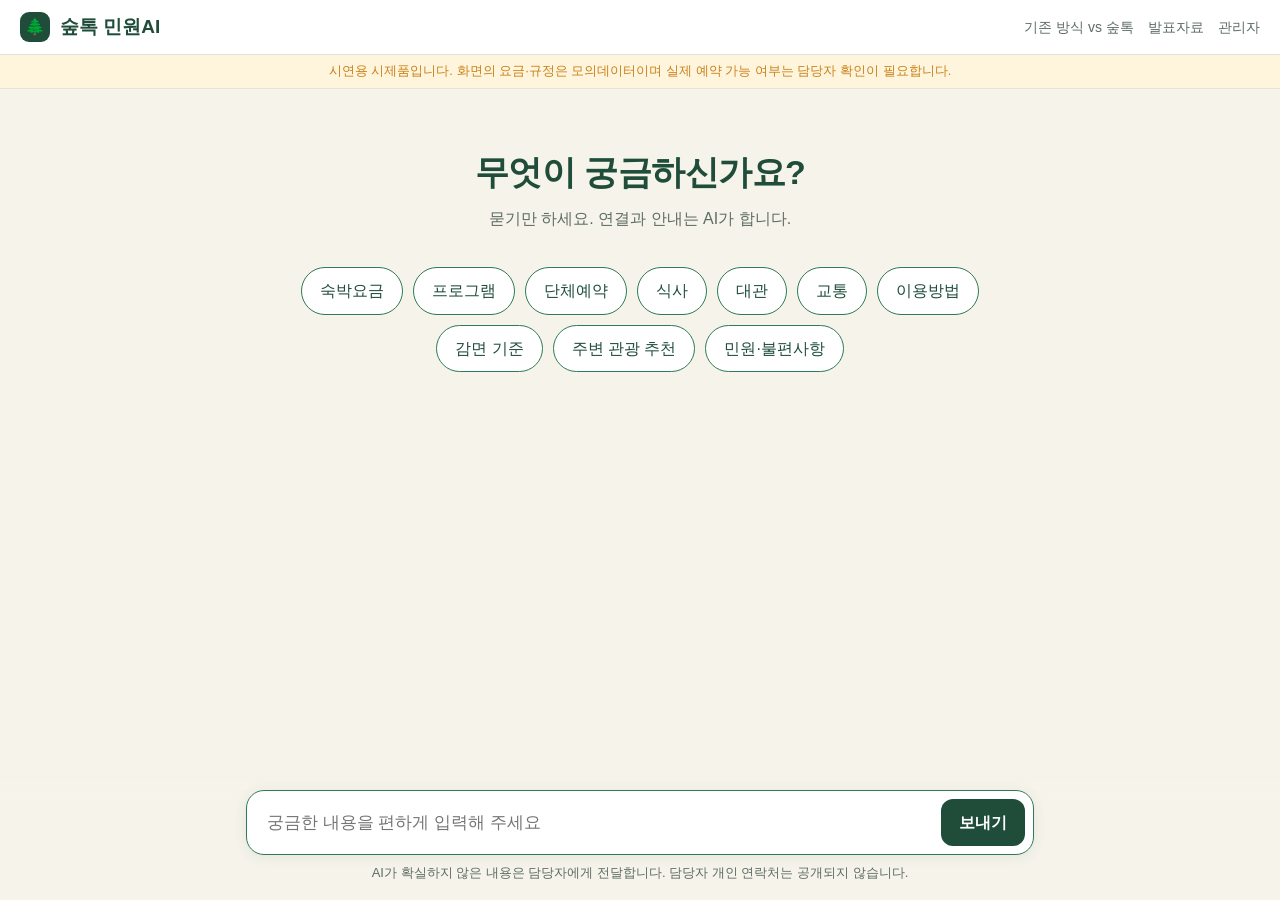
<file: index.html>
<!doctype html>
<html lang="ko"><head><meta charset="utf-8"><meta name="viewport" content="width=device-width,initial-scale=1">
<title>숲톡 민원AI</title><link rel="stylesheet" href="style.css"></head>
<body>
<header class="top"><a class="brand" href="./"><i>🌲</i>숲톡 민원AI</a><nav><a href="compare.html">기존 방식 vs 숲톡</a><a href="deck.html">발표자료</a><a href="admin.html">관리자</a></nav></header>
<div class="mock">시연용 시제품입니다. 화면의 요금·규정은 모의데이터이며 실제 예약 가능 여부는 담당자 확인이 필요합니다.</div>
<main class="wrap">
  <section class="hero" id="hero"><h1>무엇이 궁금하신가요?</h1><p>묻기만 하세요. 연결과 안내는 AI가 합니다.</p></section>
  <div class="home-chips" id="homeChips"></div>
  <div class="chat" id="chat" aria-live="polite"></div>
</main>
<div class="composer"><div class="wrap"><div class="quickbar" id="quickBar" aria-label="주요 질문 카테고리"></div><form id="form" autocomplete="off"><input id="msg" type="text" placeholder="궁금한 내용을 편하게 입력해 주세요" aria-label="질문 입력" maxlength="500"><button class="btn" type="submit">보내기</button></form>
<div class="hint">AI가 확실하지 않은 내용은 담당자에게 전달합니다. 담당자 개인 연락처는 공개되지 않습니다.</div></div></div>
<script src="bridge.js"></script><script src="app.js"></script></body></html>
</file>
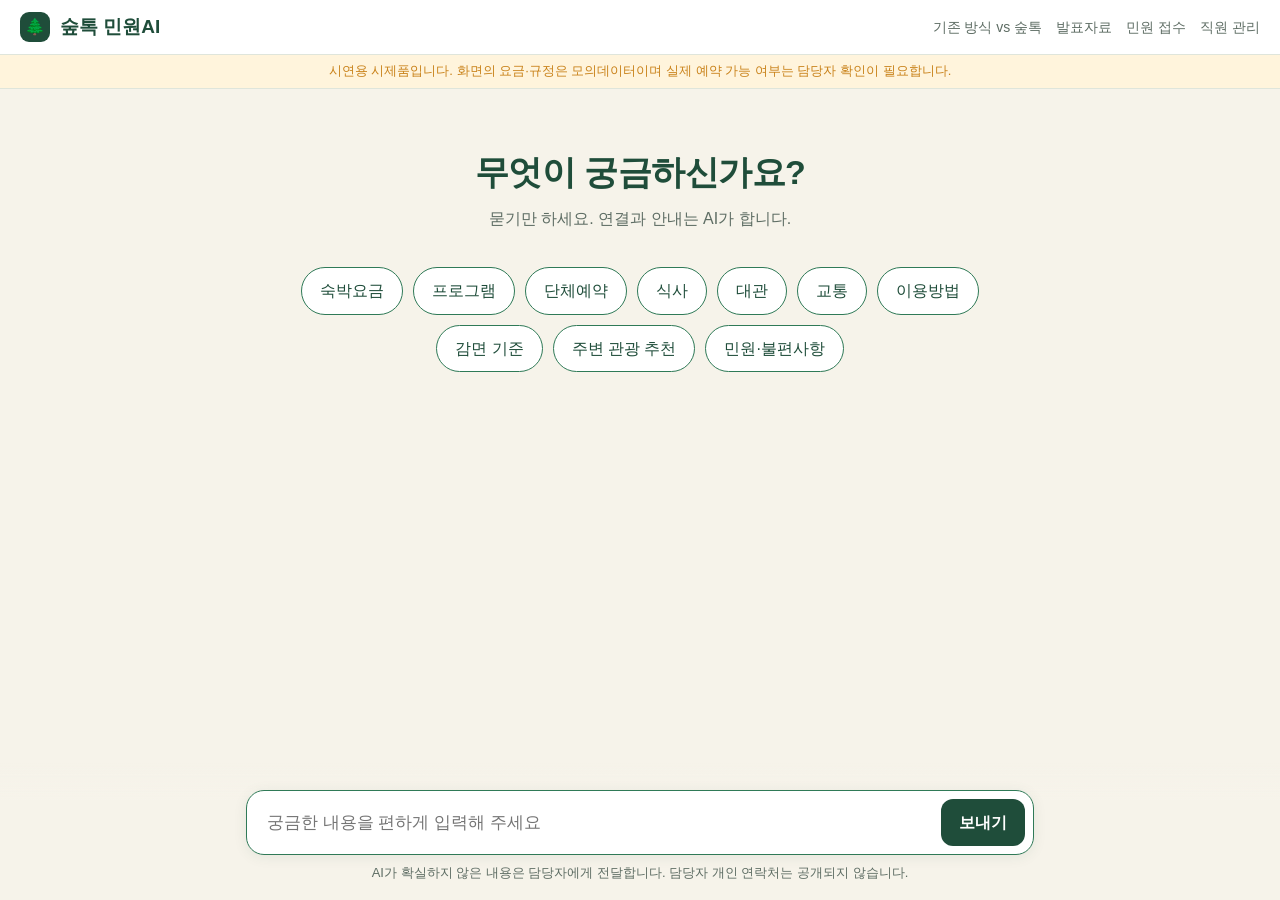
<file: sumtalk_pages/index.html>
<!doctype html>
<html lang="ko"><head><meta charset="utf-8"><meta name="viewport" content="width=device-width,initial-scale=1">
<title>숲톡 민원AI</title><link rel="stylesheet" href="style.css"></head>
<body>
<header class="top"><a class="brand" href="./"><i>🌲</i>숲톡 민원AI</a><nav><a href="compare.html">기존 방식 vs 숲톡</a><a href="deck.html">발표자료</a><a href="complaint.html">민원 접수</a><a href="admin.html">직원 관리</a></nav></header>
<div class="mock">시연용 시제품입니다. 화면의 요금·규정은 모의데이터이며 실제 예약 가능 여부는 담당자 확인이 필요합니다.</div>
<main class="wrap">
  <section class="hero" id="hero"><h1>무엇이 궁금하신가요?</h1><p>묻기만 하세요. 연결과 안내는 AI가 합니다.</p></section>
  <div class="home-chips" id="homeChips"></div>
  <div class="chat" id="chat" aria-live="polite"></div>
</main>
<div class="composer"><div class="wrap"><div class="quickbar" id="quickBar" aria-label="주요 질문 카테고리"></div><form id="form" autocomplete="off"><input id="msg" type="text" placeholder="궁금한 내용을 편하게 입력해 주세요" aria-label="질문 입력" maxlength="500"><button class="btn" type="submit">보내기</button></form>
<div class="hint">AI가 확실하지 않은 내용은 담당자에게 전달합니다. 담당자 개인 연락처는 공개되지 않습니다.</div></div></div>
<script src="config.js"></script><script src="bridge.js"></script><script src="app.js"></script></body></html>
</file>
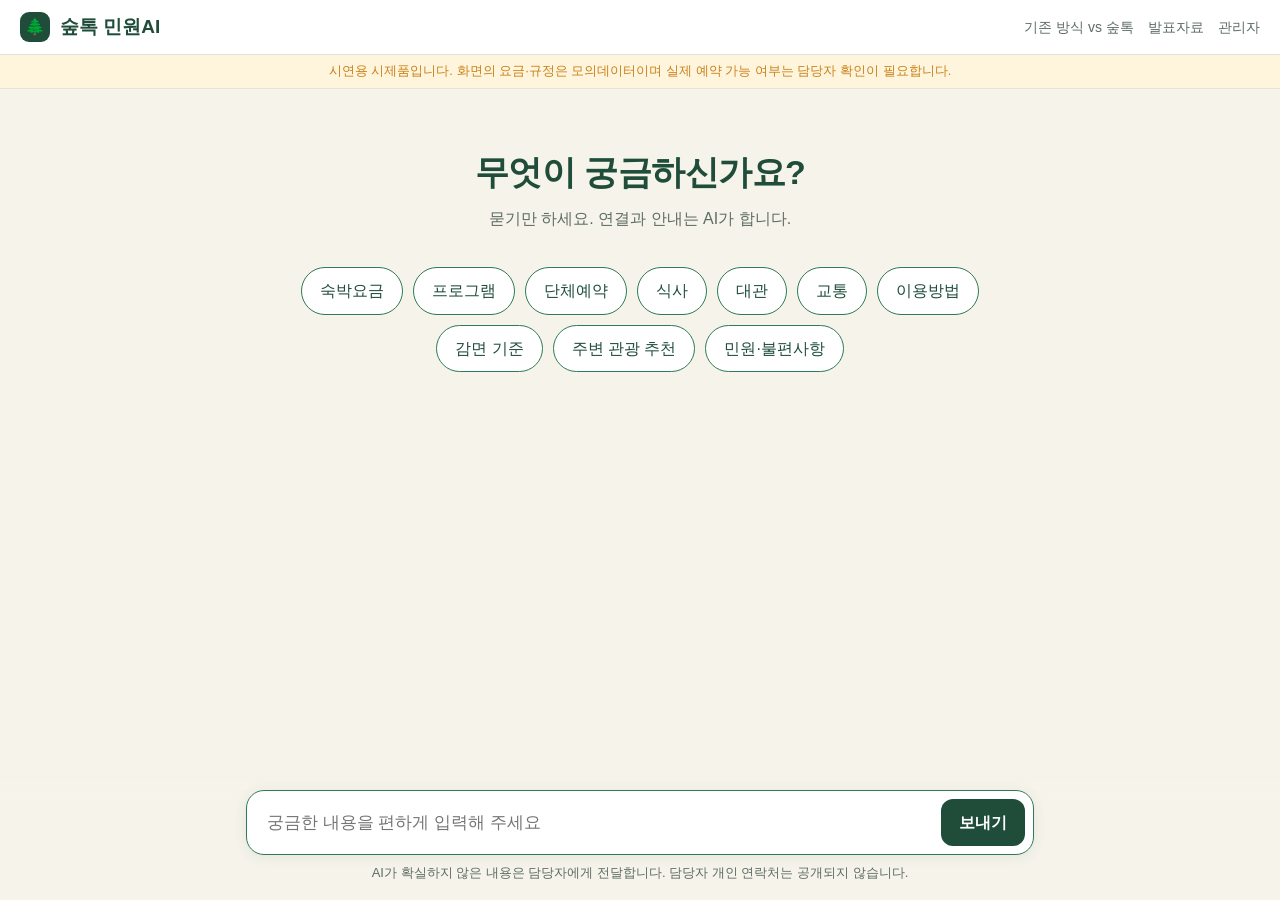
<file: sumtalk_GitHub최종/sumtalk_pages/index.html>
<!doctype html>
<html lang="ko"><head><meta charset="utf-8"><meta name="viewport" content="width=device-width,initial-scale=1">
<title>숲톡 민원AI</title><link rel="stylesheet" href="style.css"></head>
<body>
<header class="top"><a class="brand" href="./"><i>🌲</i>숲톡 민원AI</a><nav><a href="compare.html">기존 방식 vs 숲톡</a><a href="deck.html">발표자료</a><a href="admin.html">관리자</a></nav></header>
<div class="mock">시연용 시제품입니다. 화면의 요금·규정은 모의데이터이며 실제 예약 가능 여부는 담당자 확인이 필요합니다.</div>
<main class="wrap">
  <section class="hero" id="hero"><h1>무엇이 궁금하신가요?</h1><p>묻기만 하세요. 연결과 안내는 AI가 합니다.</p></section>
  <div class="home-chips" id="homeChips"></div>
  <div class="chat" id="chat" aria-live="polite"></div>
</main>
<div class="composer"><div class="wrap"><div class="quickbar" id="quickBar" aria-label="주요 질문 카테고리"></div><form id="form" autocomplete="off"><input id="msg" type="text" placeholder="궁금한 내용을 편하게 입력해 주세요" aria-label="질문 입력" maxlength="500"><button class="btn" type="submit">보내기</button></form>
<div class="hint">AI가 확실하지 않은 내용은 담당자에게 전달합니다. 담당자 개인 연락처는 공개되지 않습니다.</div></div></div>
<script src="config.js"></script><script src="bridge.js"></script><script src="app.js"></script></body></html>
</file>
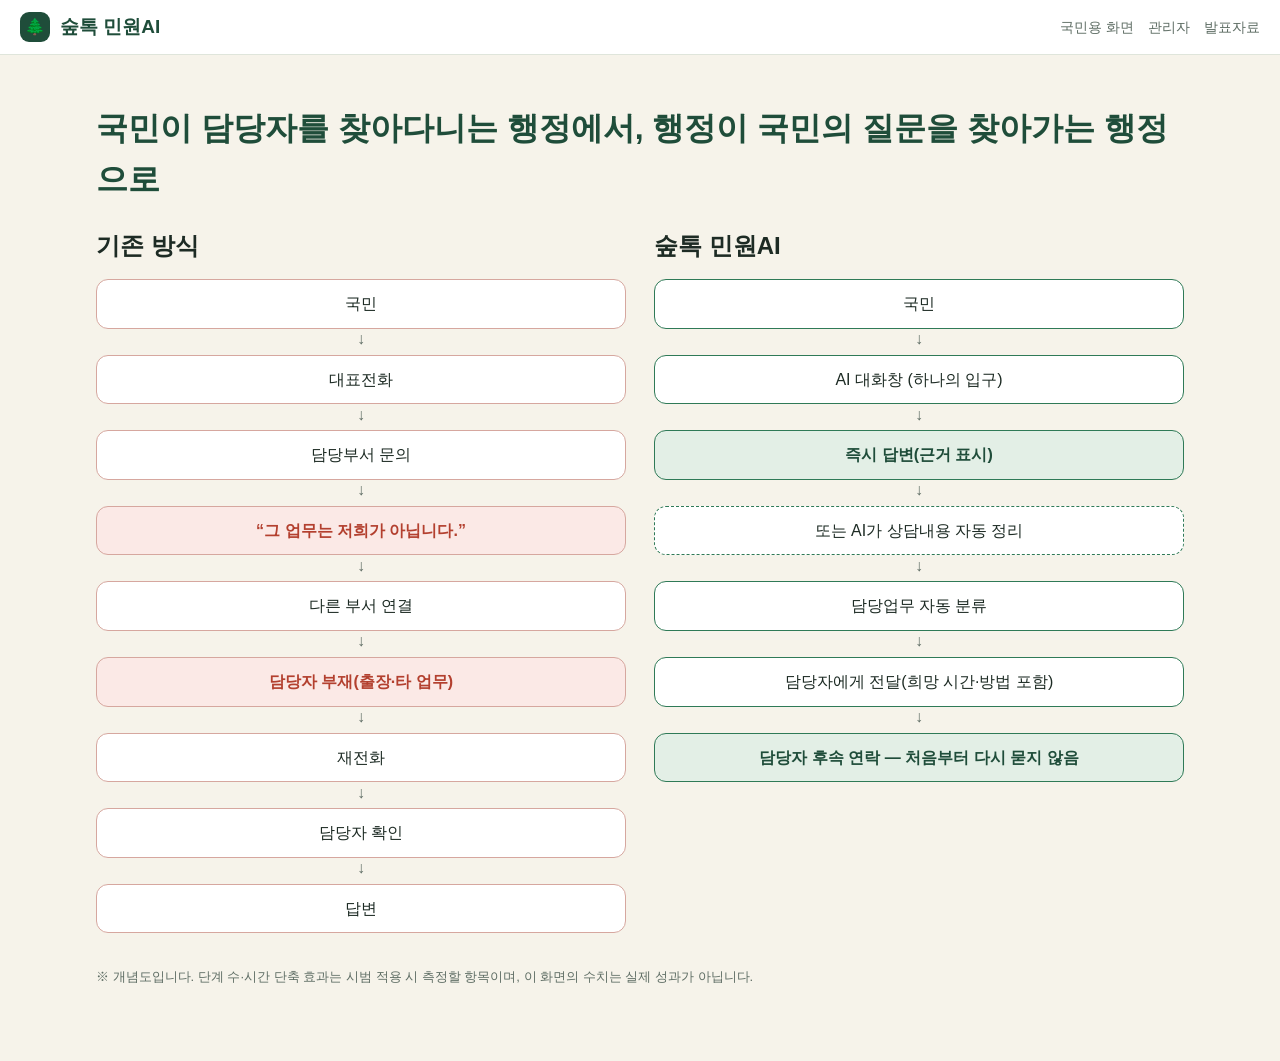
<file: compare.html>
<!doctype html>
<html lang="ko"><head><meta charset="utf-8"><meta name="viewport" content="width=device-width,initial-scale=1">
<title>기존 방식 vs 숲톡</title><link rel="stylesheet" href="style.css">
<style>.flow{display:flex;flex-direction:column;align-items:stretch;gap:0;margin:0;padding:0}.flow li{list-style:none;position:relative;padding:11px 14px;border:1px solid var(--line);border-radius:12px;background:var(--card);text-align:center;margin-bottom:26px}.flow li:not(:last-child)::after{content:"↓";position:absolute;left:50%;bottom:-24px;transform:translateX(-50%);color:var(--muted)}
.old li{border-color:#d6a79f}.old li.bad{background:#fbe9e6;color:var(--red);font-weight:700}.new li{border-color:var(--g2)}.new li.good{background:var(--g3);color:var(--g1);font-weight:700}
.cmp{display:grid;grid-template-columns:1fr 1fr;gap:28px}@media(max-width:700px){.cmp{grid-template-columns:1fr}}h2{margin:0 0 14px}</style></head>
<body><header class="top"><a class="brand" href="./"><i>🌲</i>숲톡 민원AI</a><nav><a href="./">국민용 화면</a><a href="admin.html">관리자</a><a href="deck.html">발표자료</a></nav></header>
<main class="wide" style="padding-top:26px"><h1 style="color:var(--g1)">국민이 담당자를 찾아다니는 행정에서, 행정이 국민의 질문을 찾아가는 행정으로</h1>
<div class="cmp"><section><h2>기존 방식</h2><ol class="flow old"><li>국민</li><li>대표전화</li><li>담당부서 문의</li><li class="bad">“그 업무는 저희가 아닙니다.”</li><li>다른 부서 연결</li><li class="bad">담당자 부재(출장·타 업무)</li><li>재전화</li><li>담당자 확인</li><li>답변</li></ol></section>
<section><h2>숲톡 민원AI</h2><ol class="flow new"><li>국민</li><li>AI 대화창 (하나의 입구)</li><li class="good">즉시 답변(근거 표시)</li><li style="border-style:dashed">또는 AI가 상담내용 자동 정리</li><li>담당업무 자동 분류</li><li>담당자에게 전달(희망 시간·방법 포함)</li><li class="good">담당자 후속 연락 — 처음부터 다시 묻지 않음</li></ol></section></div>
<p class="hint" style="margin-top:8px">※ 개념도입니다. 단계 수·시간 단축 효과는 시범 적용 시 측정할 항목이며, 이 화면의 수치는 실제 성과가 아닙니다.</p></main></body></html>
</file>
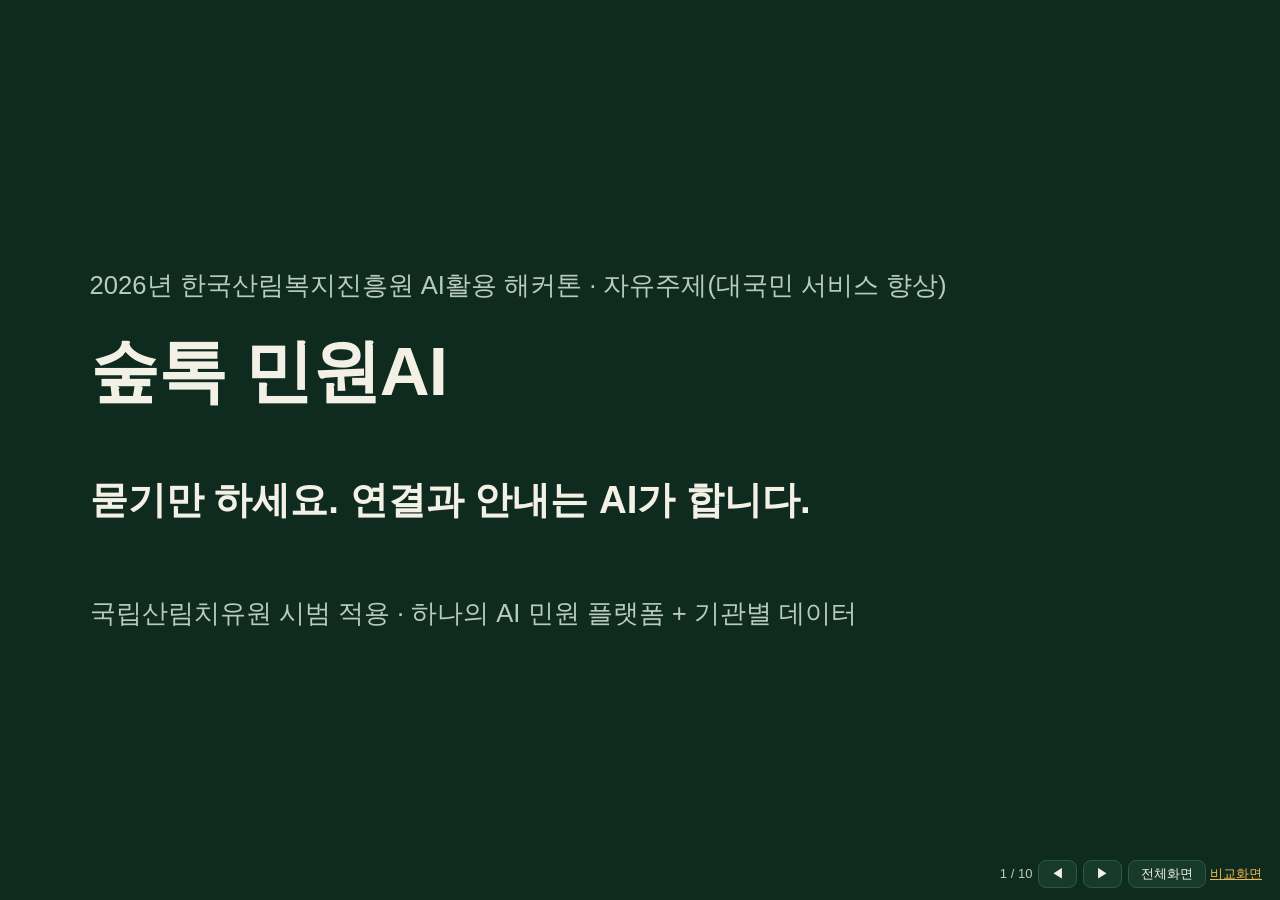
<file: deck.html>
<!doctype html>
<html lang="ko"><head><meta charset="utf-8"><meta name="viewport" content="width=device-width,initial-scale=1">
<title>숲톡 민원AI 발표자료</title>
<style>
:root{--bg:#0f2a1f;--ink:#f3f1e6;--mut:#b8cbbd;--acc:#f0b650;--card:#183a2b;--line:#2b5a43}
*{box-sizing:border-box}html,body{margin:0;height:100%;background:var(--bg);color:var(--ink);font-family:"Pretendard","Noto Sans KR","Malgun Gothic",sans-serif}
.s{display:none;height:100vh;padding:5vh 7vw;flex-direction:column;justify-content:center}.s.on{display:flex}
h1{font-size:clamp(34px,5.4vw,70px);margin:0 0 .3em;line-height:1.15;letter-spacing:-1px}h2{font-size:clamp(26px,3.6vw,46px);margin:0 0 .6em;color:var(--acc)}
p,li{font-size:clamp(17px,2vw,27px);line-height:1.55;color:var(--ink)}.mut{color:var(--mut)}ul{margin:0;padding-left:1.1em}li{margin:.35em 0}
.cols{display:grid;grid-template-columns:1fr 1fr;gap:3vw}.cols.three{grid-template-columns:repeat(3,1fr)}
.box{background:var(--card);border:1px solid var(--line);border-radius:18px;padding:2.2vh 1.8vw}.box h3{margin:0 0 .4em;font-size:clamp(18px,2.1vw,29px);color:var(--acc)}.box p,.box li{font-size:clamp(15px,1.7vw,23px)}
.big{font-size:clamp(22px,3vw,40px);font-weight:800}.arrow{color:var(--acc);padding:0 .3em}
.flow{display:flex;gap:1.2vw;align-items:stretch;flex-wrap:wrap}.flow .box{flex:1;min-width:14vw;text-align:center}
.nav{position:fixed;bottom:12px;right:18px;font-size:13px;color:var(--mut)}.nav a{color:var(--acc)}.nav button{background:var(--card);color:var(--ink);border:1px solid var(--line);border-radius:8px;padding:4px 12px;margin-left:6px;cursor:pointer}
.tag{display:inline-block;background:var(--acc);color:#2b1d00;border-radius:999px;padding:2px 14px;font-weight:700;font-size:.55em;vertical-align:middle}
@media print{.s{display:flex!important;height:auto;min-height:100vh;page-break-after:always}.nav{display:none}}
@media(max-width:760px){.cols,.cols.three{grid-template-columns:1fr}}
</style></head><body>
<section class="s on"><p class="mut">2026년 한국산림복지진흥원 AI활용 해커톤 · 자유주제(대국민 서비스 향상)</p><h1>숲톡 민원AI</h1><p class="big">묻기만 하세요. 연결과 안내는 AI가 합니다.</p><p class="mut">국립산림치유원 시범 적용 · 하나의 AI 민원 플랫폼 + 기관별 데이터</p></section>
<section class="s"><h2>문제와 해결 — “담당자 찾기”에서 “묻기만 하면 연결”로</h2><div class="cols"><div class="box"><h3>지금</h3><ul><li>국민: 어느 부서인지 모름 · 부재중 재전화 · 부서 간 핑퐁</li><li>직원: 반복 질문 누적 · 단체예약 전화 상담 반복 · 연락처 노출</li><li>예상 밖 질문(예: 객실 전망)은 답이 쌓이지 않고 매번 새로 응대</li></ul></div><div class="box"><h3>숲톡 민원AI</h3><ul><li>하나의 대화창에서 AI가 근거자료로 먼저 답변</li><li>모르면 추측 없이 담당 업무로 구조화해 전달(다시 묻지 않음)</li><li>AI는 직원을 대체하지 않고 반복 설명을 줄임</li></ul></div></div></section>
<section class="s"><h2>만든 이유 — 예상 밖 질문을 자산으로</h2><div class="cols"><div class="box"><h3>현실</h3><ul><li>고객 질문은 예상 밖이 많음 (예: “어느 객실이 뷰가 좋은가요?”)</li><li>고객 입장에서는 궁금한 것이 다양하고, 답은 전화·게시판에서 한 번 쓰이고 사라짐</li><li>같은 질문이 반복되어 직원 응대시간이 계속 소모됨</li></ul></div><div class="box"><h3>숲톡의 질문 축적 순환</h3><ul><li>① AI가 답하지 못한 질문 자동 수집(개인정보 가림)·유사 질문 묶기·빈도순</li><li>② 직원이 답변을 한 번 작성</li><li>③ 고객지원팀 담당자가 승인</li><li>④ 승인 즉시 다음 고객부터 AI가 1차 응답</li></ul></div></div><p class="mut" style="margin-top:3vh">직원: 반복 응대 감소 · 고객: 질문이 쌓일수록 더 많은 질문에 바로 답을 받는 새로운 경험 · 기관: 실제 질문 데이터로 서비스 개선 · 승인된 지식만 사용하므로 오답 위험 통제(모델을 재학습하지 않고 지식 데이터가 늘어나는 방식) · 관리자 화면 「질문 축적」「FAQ 승인」</p></section>
<section class="s"><h2>핵심 기술 4가지 — LLM + RAG + 민원 분류 + 담당 자동 라우팅</h2><div class="flow"><div class="box"><b>LLM</b><br>질문 의도 이해<br>근거 안에서만 문장 생성</div><div class="box"><b>RAG</b><br>5개년 민원 분석·공식자료·규정·FAQ에서 근거 검색</div><div class="box"><b>민원 분류</b><br>유형·담당 업무 판정</div><div class="box"><b>자동 라우팅</b><br>담당 업무로 전달·직원 보호 표시</div></div><p class="mut" style="margin-top:3vh">근거 없으면 답하지 않고 담당자 연결 · 숫자가 근거에 없으면 LLM 답변 폐기 · LLM 장애 시 검색 기반 답변으로 자동 대체</p></section>
<section class="s"><h2>시연 — 3가지 장면 <span class="tag">LIVE</span></h2><div class="cols three"><div class="box"><h3>① 단순 질문</h3><ul><li>“방값이 어떻게 되나요?”</li><li>근거·기준일 표시, 담당자 연결 없이 종료</li></ul></div><div class="box"><h3>② 담당자 상담</h3><ul><li>분류 → 희망 연락방법·시간</li><li>담당자 화면에 내용·AI 사전답변·확인사항 전달</li></ul></div><div class="box"><h3>③ 단체예약</h3><ul><li>질문 → 예시 일정표 → 예상 견적 → 이메일·상담 요청</li><li>예약 가능 여부는 확정하지 않음</li></ul></div></div><p><a style="color:var(--acc)" href="./" target="_blank">▶ 국민용 화면</a> · <a style="color:var(--acc)" href="admin.html" target="_blank">▶ 관리자 화면</a></p></section>
<section class="s"><h2>모델 비종속 구조 — 어떤 LLM이든 같은 자료, 같은 결과</h2><div class="cols"><div class="box"><h3>교체 가능</h3><ul><li>ChatGPT(OpenAI) · Claude · OpenAI 호환(Gemini·국내 LLM 게이트웨이)</li><li>환경변수 3개로 전환 · 코드 수정 없음</li><li>데이터(FAQ·규정·요금)는 LLM과 분리</li></ul></div><div class="box"><h3>안전장치</h3><ul><li>근거 번호 [근거n] 밖의 내용은 사용 금지</li><li>숫자·요금 검증 · 형식 검증 실패 시 대체 경로</li><li>LLM 없이도 전체 시나리오 동작</li></ul></div></div></section>
<section class="s"><h2>직원 보호 · 개인정보</h2><ul><li>국민 화면에는 담당 <b>업무</b>만 표시 — 담당자 개인 연락처 비공개</li><li>폭언·위협 표현은 차단하지 않고 안내 + 내부 표시, 반복 문의는 이력 연결</li><li>국민용/관리자용 권한 분리 · 연락처 마스킹 · 요청 횟수 제한</li><li>해커톤 데이터는 공개자료·모의데이터만 사용 · 실제 개인정보 미사용</li></ul></section>
<section class="s"><h2>효과 측정 — KPI와 정확도 점검 <span class="tag">시범 적용 시 실측</span></h2><div class="cols"><div class="box"><h3>KPI(관리자 화면 집계)</h3><ul><li><b>AI 1차 응답으로 담당자 연결 없이 해결된 비율</b></li><li>담당자 전환율 · 반복문의 · 단체상담시간</li></ul></div><div class="box"><h3>정확도 점검 도구</h3><ul><li>정답률 · 오답 확신률 · 범위 밖 질문 과신율</li><li>시험 질문 43개(작성자 작성)로 점검 — 실제 문의로 재평가 필요</li></ul></div></div><p class="mut">시연 화면의 수치는 모의 로그이며 실제 성과가 아닙니다.</p></section>
<section class="s"><h2>확산 — 하나의 플랫폼, 기관별 데이터만 교체</h2><div class="cols"><div class="box"><h3>교체하는 것(data/ 폴더)</h3><ul><li>CSV 7종(FAQ·요금·프로그램·식사·대관·단체규칙·담당업무) 작성 → 변환 명령 1회</li><li>1:1 문의·규정은 검수 후 승인분만 반영</li><li>기관 사진·LLM 연결만 설정</li></ul></div><div class="box"><h3>확장 시나리오</h3><p>국립산림치유원 → 진흥원 → 산림청 산하기관 → 타 공공기관 → 중앙행정기관<br><span class="mut">궁극: 어느 기관인지 몰라도 하나의 질문창에서 기관→부서→답변까지 안내</span></p></div></div><p class="mut">별도 설치 없이 Python 하나로 실행 · 정보화사업 이관 시 DB·인증·메일만 교체</p></section>
<section class="s"><h2>한계와 다음 단계</h2><ul><li>요금·규정은 모의/공개자료 기준 → 기관 확정 자료로 교체 필요</li><li>LLM 연동은 제출 환경에서 실제 키로 시험 필요, SMTP·문자 발송은 기관 시스템 연동 단계</li><li>정확도는 작성자 시험 질문 기준 → 실제 문의 이력(비식별)으로 재평가 필요</li><li>VoC는 설문 의견이라 집계 분석에만 사용(질문-답변 학습 데이터 아님)</li></ul><p class="big" style="margin-top:3vh">국민이 담당자를 찾아다니는 행정에서,<br>행정이 국민의 질문을 찾아가는 행정으로.</p></section>
<div class="nav"><span id="pg"></span><button onclick="go(-1)">◀</button><button onclick="go(1)">▶</button><button onclick="document.documentElement.requestFullscreen&&document.documentElement.requestFullscreen()">전체화면</button> <a href="compare.html" target="_blank">비교화면</a></div>
<script>var S=[].slice.call(document.querySelectorAll('.s')),i=0;function go(d){i=Math.max(0,Math.min(S.length-1,i+d));S.forEach(function(s,k){s.classList.toggle('on',k===i)});document.getElementById('pg').textContent=(i+1)+' / '+S.length;location.hash=i+1}
document.addEventListener('keydown',function(e){if(['ArrowRight','PageDown',' ','Enter'].indexOf(e.key)>=0){e.preventDefault();go(1)}if(['ArrowLeft','PageUp','Backspace'].indexOf(e.key)>=0)go(-1)});
var h=parseInt(location.hash.slice(1));if(h>1){i=h-1;go(0)}else go(0);</script></body></html>
</file>
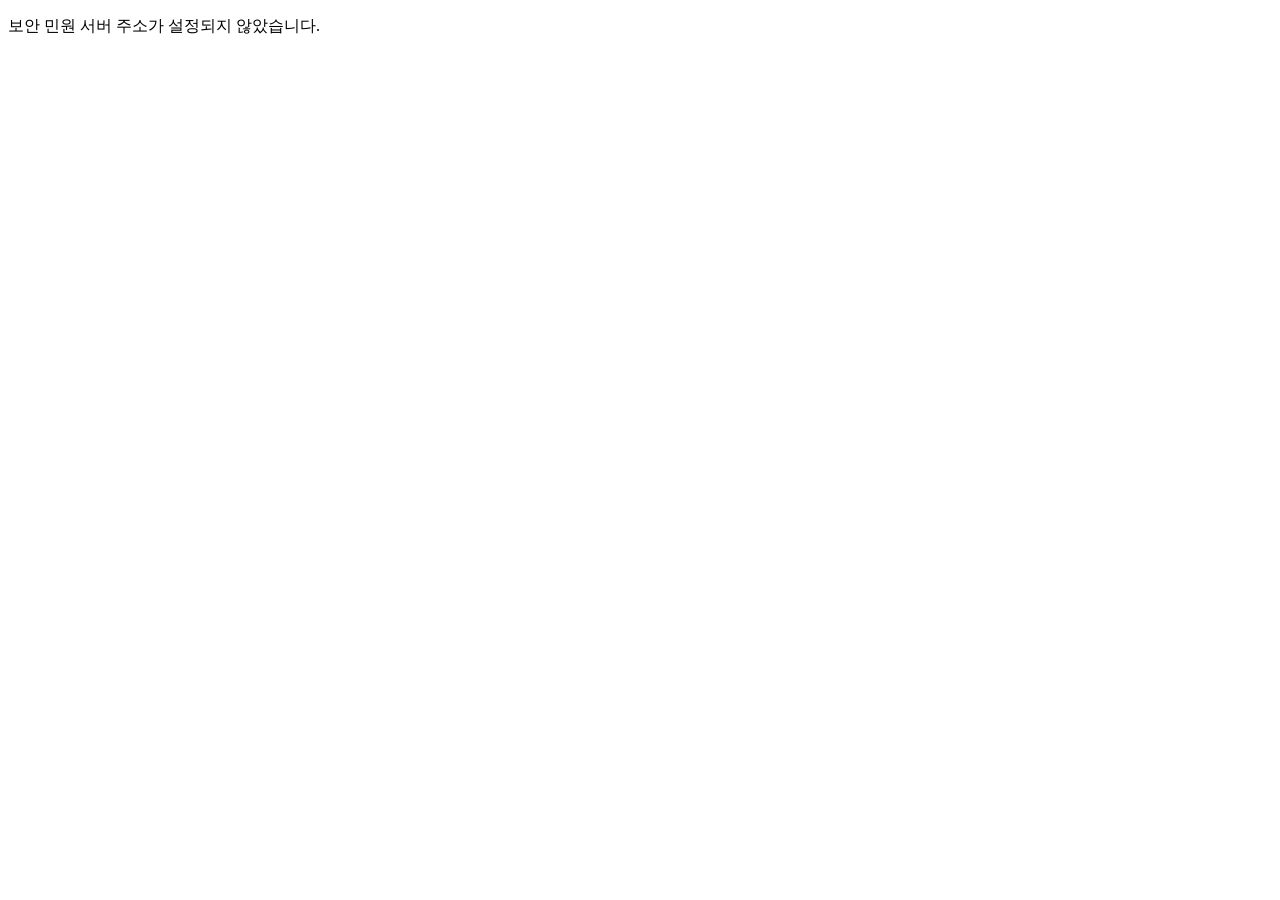
<file: sumtalk_pages/admin.html>
<!doctype html><html lang="ko"><head><meta charset="utf-8"><meta name="viewport" content="width=device-width,initial-scale=1"><meta name="robots" content="noindex"><title>직원 관리 접속</title></head><body><p id="info">직원 관리 페이지 연결 확인 중…</p><script src="config.js"></script><script>const a=String(window.SUMTALK_COMPLAINT_API||'').replace(/\/$/, ''); if(a && /^https:\/\//.test(a)){document.getElementById('info').textContent='직원 인증 페이지로 이동합니다.';location.replace(a+'/staff.html')}else{document.getElementById('info').textContent='보안 민원 서버 주소가 설정되지 않았습니다.'}</script></body></html>
</file>
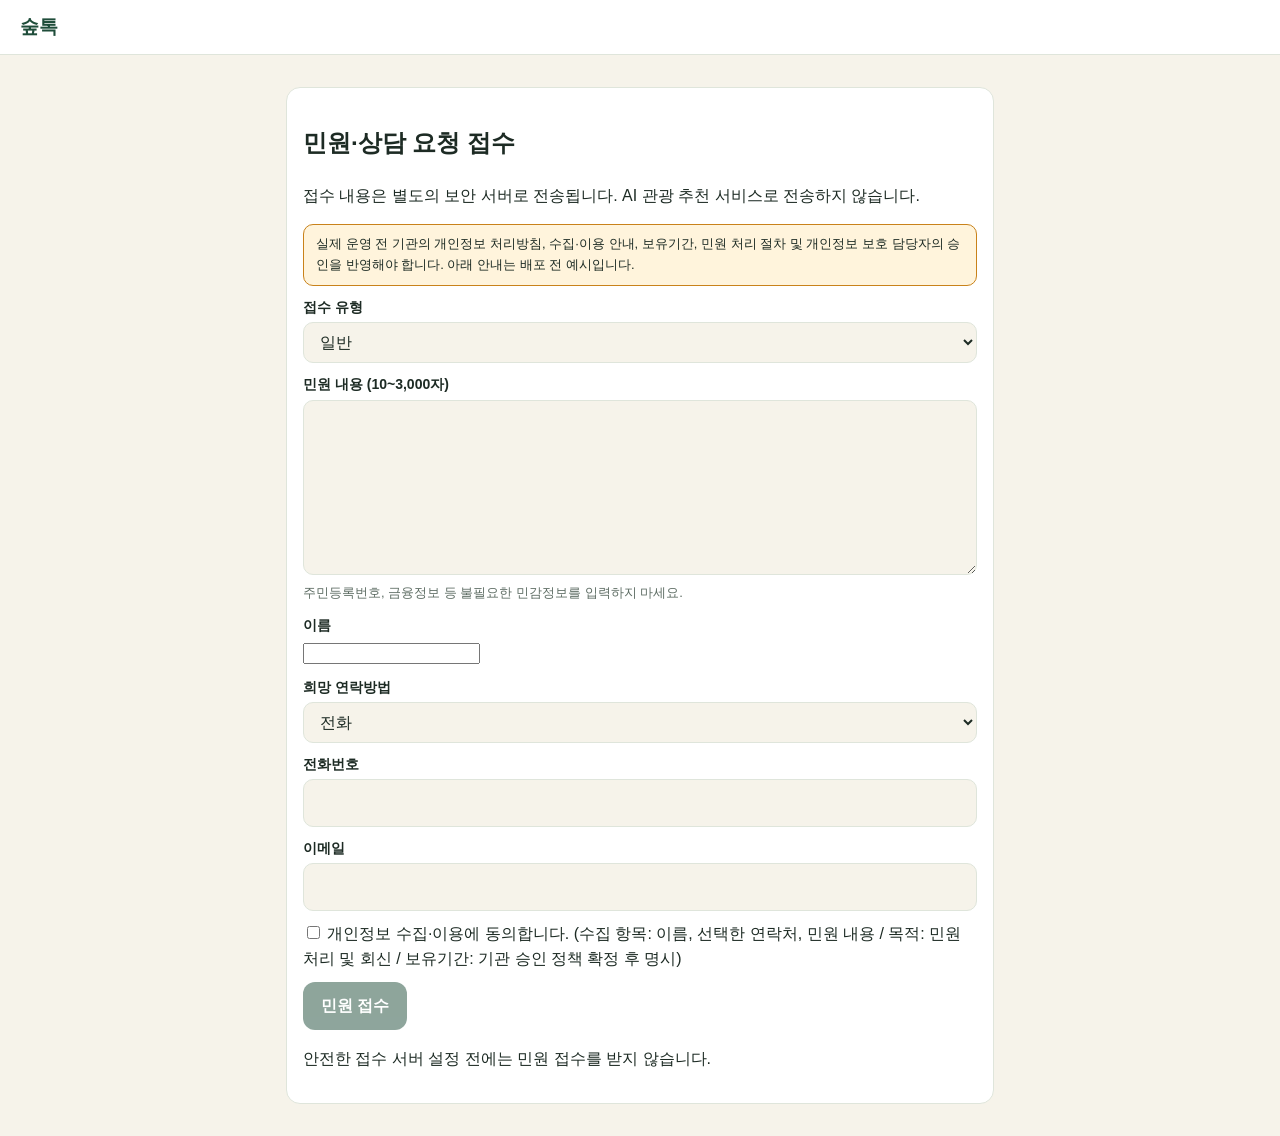
<file: sumtalk_pages/complaint.html>
<!doctype html><html lang="ko"><head><meta charset="utf-8"><meta name="viewport" content="width=device-width,initial-scale=1"><meta name="referrer" content="no-referrer"><meta http-equiv="Cache-Control" content="no-store"><title>숲톡 민원 접수</title><link rel="stylesheet" href="style.css"></head><body><header class="top"><a class="brand" href="./">숲톡</a></header><main class="wrap" style="max-width:740px;padding:32px 16px"><div class="panel"><h2>민원·상담 요청 접수</h2><p>접수 내용은 별도의 보안 서버로 전송됩니다. AI 관광 추천 서비스로 전송하지 않습니다.</p><div class="disc">실제 운영 전 기관의 개인정보 처리방침, 수집·이용 안내, 보유기간, 민원 처리 절차 및 개인정보 보호 담당자의 승인을 반영해야 합니다. 아래 안내는 배포 전 예시입니다.</div>
<form id="complaintForm" autocomplete="off"><div class="fld"><label class="t" for="category">접수 유형</label><select id="category"><option>일반</option><option>불편</option><option>칭찬</option><option>제안</option><option>단체상담</option></select></div>
<div class="fld"><label class="t" for="summary">민원 내용 (10~3,000자)</label><textarea id="summary" rows="6" minlength="10" maxlength="3000" required></textarea><div class="hint">주민등록번호, 금융정보 등 불필요한 민감정보를 입력하지 마세요.</div></div>
<div class="fld"><label class="t" for="name">이름</label><input id="name" maxlength="80" required></div>
<div class="fld"><label class="t" for="method">희망 연락방법</label><select id="method"><option>전화</option><option>문자</option><option>이메일</option></select></div>
<div class="fld"><label class="t" for="phone">전화번호</label><input id="phone" type="tel" autocomplete="off" maxlength="20"></div>
<div class="fld"><label class="t" for="email">이메일</label><input id="email" type="email" autocomplete="off" maxlength="150"></div>
<div class="fld"><label><input id="consent" type="checkbox" required> 개인정보 수집·이용에 동의합니다. (수집 항목: 이름, 선택한 연락처, 민원 내용 / 목적: 민원 처리 및 회신 / 보유기간: 기관 승인 정책 확정 후 명시)</label></div>
<div id="captcha"></div><button class="btn" type="submit" id="submit">민원 접수</button><p id="result" role="status" aria-live="polite"></p></form></div></main><script src="config.js"></script><script src="complaint.js"></script></body></html>
</file>
<file: style.css>
:root{--bg:#f6f3ea;--card:#ffffff;--ink:#1d2b24;--muted:#5e6d64;--line:#dfe5db;--g1:#1f4d3a;--g2:#2f7a57;--g3:#e3efe6;--amber:#c9821a;--amber-bg:#fff4dc;--red:#b3402f;--blue:#2c5f8a;--shadow:0 2px 14px rgba(31,77,58,.08)}
@media (prefers-color-scheme:dark){:root:not([data-theme=light]){--bg:#121a16;--card:#1b2620;--ink:#e8efe9;--muted:#9fb0a5;--line:#2c3a32;--g1:#7fc7a0;--g2:#5fb585;--g3:#223329;--amber:#e6a440;--amber-bg:#3a2f18;--red:#e57f6e;--blue:#7fb0dc;--shadow:none}}
*{box-sizing:border-box}html,body{margin:0}
body{background:var(--bg);color:var(--ink);font-family:"Pretendard","Noto Sans KR","Malgun Gothic","Apple SD Gothic Neo",sans-serif;line-height:1.6;font-size:16px}
a{color:var(--g2)}button{font:inherit;cursor:pointer}
.top{display:flex;align-items:center;justify-content:space-between;gap:12px;padding:12px 20px;border-bottom:1px solid var(--line);background:var(--card);position:sticky;top:0;z-index:5}
.brand{display:flex;align-items:center;gap:10px;font-weight:800;color:var(--g1);font-size:19px;text-decoration:none}
.brand i{width:30px;height:30px;border-radius:9px;background:var(--g1);display:inline-grid;place-items:center;color:#fff;font-style:normal;font-size:16px}
.top nav{display:flex;gap:14px;font-size:14px}.top nav a{color:var(--muted);text-decoration:none}.top nav a:hover{color:var(--g1)}
.mock{background:var(--amber-bg);color:var(--amber);border-bottom:1px solid var(--line);font-size:13px;text-align:center;padding:6px 12px}
.wrap{max-width:820px;margin:0 auto;padding:0 16px}
.hero{padding:56px 0 18px;text-align:center}.hero h1{font-size:34px;margin:0 0 6px;color:var(--g1);letter-spacing:-.5px}.hero p{margin:0;color:var(--muted)}
.chat{padding:8px 0 150px}.row{display:flex;margin:14px 0}.row.me{justify-content:flex-end}
.bubble{max-width:88%;padding:12px 16px;border-radius:18px;white-space:pre-wrap;word-break:keep-all;overflow-wrap:anywhere;box-shadow:var(--shadow)}
.ai .bubble{background:var(--card);border:1px solid var(--line);border-top-left-radius:6px}.me .bubble{background:var(--g1);color:#fff;border-top-right-radius:6px}
@media (prefers-color-scheme:dark){:root:not([data-theme=light]) .me .bubble{color:#0f1c15}}
.avatar{width:32px;height:32px;border-radius:50%;background:var(--g3);display:grid;place-items:center;margin-right:8px;flex:none;font-size:16px}
.src{margin-top:8px;font-size:12px;color:var(--muted);display:flex;flex-wrap:wrap;gap:6px}.src span{background:var(--g3);border-radius:999px;padding:2px 10px}
.chips{display:flex;flex-wrap:wrap;gap:8px;margin:6px 0 4px 40px}
.chip{border:1px solid var(--g2);color:var(--g1);background:var(--card);border-radius:999px;padding:8px 15px;font-size:15px}.chip:hover{background:var(--g3)}.chip.sel{background:var(--g1);color:#fff;border-color:var(--g1)}
.chip.primary{background:var(--g1);color:#fff;border-color:var(--g1)}
@media (prefers-color-scheme:dark){:root:not([data-theme=light]) .chip.sel,:root:not([data-theme=light]) .chip.primary{color:#0f1c15}}
.card{background:var(--card);border:1px solid var(--line);border-radius:16px;padding:16px;margin:8px 0 8px 40px;box-shadow:var(--shadow)}
.card h4{margin:0 0 8px;font-size:16px;color:var(--g1)}
.fld{margin:10px 0}.fld label.t{display:block;font-weight:700;font-size:14px;margin-bottom:4px}
.seg{display:flex;flex-wrap:wrap;gap:8px}.seg label{border:1px solid var(--line);border-radius:10px;padding:7px 12px;font-size:14px;cursor:pointer;background:var(--bg)}.seg input{margin-right:6px}
.seg label:has(input:checked){border-color:var(--g2);background:var(--g3)}
input[type=text],input[type=email],input[type=tel],textarea,select{width:100%;padding:10px 12px;border:1px solid var(--line);border-radius:10px;font:inherit;background:var(--bg);color:var(--ink)}
textarea{min-height:70px}
.btn{border:0;border-radius:12px;padding:11px 18px;background:var(--g1);color:#fff;font-weight:700}.btn.sec{background:var(--g3);color:var(--g1)}.btn:disabled{opacity:.5}
@media (prefers-color-scheme:dark){:root:not([data-theme=light]) .btn{color:#0f1c15}}
.err{color:var(--red);font-size:14px;margin-top:6px}.hint{font-size:13px;color:var(--muted)}
.composer{position:fixed;left:0;right:0;bottom:0;background:linear-gradient(transparent,var(--bg) 28%);padding:28px 0 16px}
.composer form{display:flex;gap:8px;background:var(--card);border:1.5px solid var(--g2);border-radius:18px;padding:8px;box-shadow:var(--shadow)}
.composer input{border:0;background:transparent;font-size:17px;padding:10px 12px;outline:0}
.composer .hint{text-align:center;margin-top:8px}
.home-chips{display:flex;flex-wrap:wrap;gap:10px;justify-content:center;margin:18px 0}
.home-chips .chip{padding:10px 18px;font-size:16px}
.quote table{width:100%;border-collapse:collapse;font-size:14px}.quote td,.quote th{border-bottom:1px solid var(--line);padding:6px 6px;text-align:left}.quote th{color:var(--muted);font-weight:600}.quote .r{text-align:right}
.tl{list-style:none;margin:0 0 10px;padding:0 0 0 14px;border-left:3px solid var(--g3)}.tl li{margin:3px 0;font-size:14px}.tl b{color:var(--g1);font-variant-numeric:tabular-nums;margin-right:8px}
.total{display:flex;justify-content:space-between;align-items:baseline;margin-top:10px;font-weight:800;font-size:18px;color:var(--g1)}
.disc{margin-top:10px;background:var(--amber-bg);color:var(--ink);border:1px solid var(--amber);border-radius:10px;padding:9px 12px;font-size:13px}
.fb{margin:2px 0 6px 40px;font-size:13px;color:var(--muted)}.fb button{border:1px solid var(--line);background:var(--card);border-radius:8px;padding:2px 10px;margin-left:4px}
.typing{opacity:.6}
/* admin */
.tabs{display:flex;gap:6px;flex-wrap:wrap;margin:18px 0}.tabs button{border:1px solid var(--line);background:var(--card);border-radius:10px;padding:8px 16px;color:var(--ink)}.tabs button.on{background:var(--g1);color:#fff;border-color:var(--g1)}
@media (prefers-color-scheme:dark){:root:not([data-theme=light]) .tabs button.on{color:#0f1c15}}
.wide{max-width:1120px;margin:0 auto;padding:0 16px 60px}
.grid{display:grid;gap:12px}.g4{grid-template-columns:repeat(auto-fit,minmax(200px,1fr))}.g2{grid-template-columns:repeat(auto-fit,minmax(340px,1fr))}
.kpi{background:var(--card);border:1px solid var(--line);border-radius:14px;padding:14px 16px}.kpi .n{font-size:30px;font-weight:800;color:var(--g1);line-height:1.1}.kpi .l{font-size:13px;color:var(--muted)}.kpi.hero-k{background:var(--g1);border-color:var(--g1)}.kpi.hero-k .n,.kpi.hero-k .l{color:#fff}
.panel{background:var(--card);border:1px solid var(--line);border-radius:14px;padding:16px}.panel h3{margin:0 0 10px;font-size:16px}
.bar{display:grid;grid-template-columns:130px 1fr 54px;gap:8px;align-items:center;font-size:13px;margin:5px 0}.bar .b{height:14px;background:var(--g3);border-radius:7px;overflow:hidden}.bar .b i{display:block;height:100%;background:var(--g2)}
table.list{width:100%;border-collapse:collapse;font-size:14px}table.list th,table.list td{border-bottom:1px solid var(--line);padding:8px;text-align:left;vertical-align:top}table.list tr.click{cursor:pointer}table.list tr.click:hover{background:var(--g3)}
.tag{display:inline-block;border-radius:999px;padding:1px 9px;font-size:12px;background:var(--g3);color:var(--g1)}.tag.warn{background:var(--amber-bg);color:var(--amber)}.tag.red{background:#f7dcd7;color:var(--red)}
.detail dt{font-weight:700;margin-top:10px;font-size:13px;color:var(--muted)}.detail dd{margin:2px 0;white-space:pre-wrap}
.cols{display:flex;align-items:flex-end;gap:5px;height:130px;margin-top:6px}.cols .c{flex:1;display:flex;flex-direction:column;justify-content:flex-end;align-items:stretch;min-width:0;font-size:10px;text-align:center;color:var(--muted)}.cols .c i{display:block}.cols .a{background:var(--g2)}.cols .v{background:var(--amber)}
@media(max-width:560px){.hero h1{font-size:27px}.chips,.card,.fb{margin-left:0}.avatar{display:none}.bar{grid-template-columns:90px 1fr 44px}}
.composer{pointer-events:none}.composer form,.composer .hint{pointer-events:auto}
.chat>*{scroll-margin-bottom:180px}
#view .panel table.list{display:block;max-height:68vh;overflow:auto}
#view .detail{max-height:68vh;overflow:auto}

.photos{display:flex;gap:8px;flex-wrap:wrap;margin-top:10px}.photos figure{margin:0;flex:1 1 140px;max-width:220px}.photos img{width:100%;height:auto;border-radius:10px;border:1px solid var(--line);display:block}.photos figcaption{font-size:12px;color:var(--muted);margin-top:2px}
.genb{margin-top:8px;font-size:12px;color:var(--g1);background:var(--g3);border-radius:8px;padding:3px 10px;display:inline-block}

/* 보내기 버튼은 항상 한 줄 */
.composer .btn{white-space:nowrap;word-break:keep-all;flex-shrink:0;min-width:84px}
/* 대화 중에도 따라다니는 주요 질문 카테고리(가로 한 줄, 좁은 화면에서는 옆으로 밀어서 선택) */
.quickbar{display:none;gap:6px;margin:0 0 8px;overflow-x:auto;white-space:nowrap;pointer-events:auto;-webkit-overflow-scrolling:touch;padding-bottom:2px}
.quickbar.on{display:flex}
.quickbar .chip{flex:0 0 auto;padding:7px 11px;font-size:14px;background:var(--card)}

/* 요금표·위약금표 등은 표로 표시 */
.bubble.rich{max-width:100%}
.bt{white-space:pre-wrap;margin:4px 0}.bt.muted{font-size:13px;color:var(--mute,#6b756e);margin-top:8px}.bt.strong{font-weight:700;margin-top:10px}
.tw{margin:10px 0}.tt{font-weight:700;margin:2px 0 6px;color:var(--g1)}.ts{overflow-x:auto;-webkit-overflow-scrolling:touch;border:1px solid var(--line);border-radius:10px}
.dt{border-collapse:collapse;width:100%;font-size:14px;line-height:1.45;background:var(--card)}
.dt th{background:var(--g3);color:var(--g1);font-weight:700;text-align:left;padding:8px 10px;white-space:nowrap;position:sticky;top:0}
.dt td{padding:8px 10px;border-top:1px solid var(--line);vertical-align:top}
.dt td.n{text-align:right;white-space:nowrap}.dt tr:nth-child(even) td{background:rgba(0,0,0,.025)}

.card.picker{padding:10px;margin:8px 0}
.dt.pk td.ck{width:28px;text-align:center}.dt.pk td.nm{font-weight:700}
.dt.pk tr{cursor:pointer}.dt.pk tr.on td{background:#e8f3ea}
.dt.pk tr.cfg td{background:#f6faf6;cursor:default;padding:8px;font-size:13px}
.dt.pk tr.cfg label{margin-right:10px;white-space:nowrap}.dt.pk tr.cfg select{font-size:14px;padding:3px 4px;margin-left:2px}
.pfoot{display:flex;gap:8px;flex-wrap:wrap;margin-top:10px}
.perr{color:#b3261e;font-size:13px;margin-top:6px}
.mg .mrow{display:flex;align-items:center;gap:10px;margin:6px 0;flex-wrap:wrap}
.mg .ml{width:52px;font-weight:700}.mg .mbs{display:flex;gap:6px;flex-wrap:wrap}
.card.picker .hint{font-size:12.5px;color:#666;margin-top:6px}
.dt.pk td.nm{min-width:110px}
.dt.pk tr.cfg td{white-space:normal}
.dt.pk tr.cfg td>*{display:inline-block;vertical-align:middle}
.dt.pk tr.cfg label{display:inline-flex;align-items:center;gap:4px;margin:2px 10px 2px 0}
.dt.pk tr.cfg select{width:auto;max-width:110px;margin:0}
.dt.pk tr.cfg td{position:sticky;left:0;max-width:calc(100vw - 80px)}
@media(max-width:520px){.card.picker{padding:8px;margin-left:-4px;margin-right:-4px}.dt.pk td,.dt.pk th{padding:6px 5px;font-size:13px}}

.dt.pk td.st{white-space:nowrap;text-align:center;width:92px}
.sb{width:28px;height:28px;border-radius:50%;border:1px solid #1f4d36;background:#fff;color:#1f4d36;font-size:18px;line-height:1;cursor:pointer;padding:0}
.sv{display:inline-block;min-width:26px;text-align:center;font-weight:700}
.rsum{margin-top:8px;font-weight:700;color:#1f4d36;font-size:14px}.rsum.bad{color:#b3261e}
@media(max-width:520px){.dt.pk td:not(.nm):not(.cfg td){white-space:nowrap}.dt.pk td.nm{white-space:normal}}

.kg .krow{display:flex;align-items:center;justify-content:space-between;gap:10px;padding:8px 0;border-bottom:1px solid #e6ece6}
.kg .ksub{font-size:12.5px;color:#666;margin-top:2px}.kg .st{white-space:nowrap}
</file>
<file: sumtalk_pages/style.css>
:root{--bg:#f6f3ea;--card:#ffffff;--ink:#1d2b24;--muted:#5e6d64;--line:#dfe5db;--g1:#1f4d3a;--g2:#2f7a57;--g3:#e3efe6;--amber:#c9821a;--amber-bg:#fff4dc;--red:#b3402f;--blue:#2c5f8a;--shadow:0 2px 14px rgba(31,77,58,.08)}
@media (prefers-color-scheme:dark){:root:not([data-theme=light]){--bg:#121a16;--card:#1b2620;--ink:#e8efe9;--muted:#9fb0a5;--line:#2c3a32;--g1:#7fc7a0;--g2:#5fb585;--g3:#223329;--amber:#e6a440;--amber-bg:#3a2f18;--red:#e57f6e;--blue:#7fb0dc;--shadow:none}}
*{box-sizing:border-box}html,body{margin:0}
body{background:var(--bg);color:var(--ink);font-family:"Pretendard","Noto Sans KR","Malgun Gothic","Apple SD Gothic Neo",sans-serif;line-height:1.6;font-size:16px}
a{color:var(--g2)}button{font:inherit;cursor:pointer}
.top{display:flex;align-items:center;justify-content:space-between;gap:12px;padding:12px 20px;border-bottom:1px solid var(--line);background:var(--card);position:sticky;top:0;z-index:5}
.brand{display:flex;align-items:center;gap:10px;font-weight:800;color:var(--g1);font-size:19px;text-decoration:none}
.brand i{width:30px;height:30px;border-radius:9px;background:var(--g1);display:inline-grid;place-items:center;color:#fff;font-style:normal;font-size:16px}
.top nav{display:flex;gap:14px;font-size:14px}.top nav a{color:var(--muted);text-decoration:none}.top nav a:hover{color:var(--g1)}
.mock{background:var(--amber-bg);color:var(--amber);border-bottom:1px solid var(--line);font-size:13px;text-align:center;padding:6px 12px}
.wrap{max-width:820px;margin:0 auto;padding:0 16px}
.hero{padding:56px 0 18px;text-align:center}.hero h1{font-size:34px;margin:0 0 6px;color:var(--g1);letter-spacing:-.5px}.hero p{margin:0;color:var(--muted)}
.chat{padding:8px 0 150px}.row{display:flex;margin:14px 0}.row.me{justify-content:flex-end}
.bubble{max-width:88%;padding:12px 16px;border-radius:18px;white-space:pre-wrap;word-break:keep-all;overflow-wrap:anywhere;box-shadow:var(--shadow)}
.ai .bubble{background:var(--card);border:1px solid var(--line);border-top-left-radius:6px}.me .bubble{background:var(--g1);color:#fff;border-top-right-radius:6px}
@media (prefers-color-scheme:dark){:root:not([data-theme=light]) .me .bubble{color:#0f1c15}}
.avatar{width:32px;height:32px;border-radius:50%;background:var(--g3);display:grid;place-items:center;margin-right:8px;flex:none;font-size:16px}
.src{margin-top:8px;font-size:12px;color:var(--muted);display:flex;flex-wrap:wrap;gap:6px}.src span{background:var(--g3);border-radius:999px;padding:2px 10px}
.chips{display:flex;flex-wrap:wrap;gap:8px;margin:6px 0 4px 40px}
.chip{border:1px solid var(--g2);color:var(--g1);background:var(--card);border-radius:999px;padding:8px 15px;font-size:15px}.chip:hover{background:var(--g3)}.chip.sel{background:var(--g1);color:#fff;border-color:var(--g1)}
.chip.primary{background:var(--g1);color:#fff;border-color:var(--g1)}
@media (prefers-color-scheme:dark){:root:not([data-theme=light]) .chip.sel,:root:not([data-theme=light]) .chip.primary{color:#0f1c15}}
.card{background:var(--card);border:1px solid var(--line);border-radius:16px;padding:16px;margin:8px 0 8px 40px;box-shadow:var(--shadow)}
.card h4{margin:0 0 8px;font-size:16px;color:var(--g1)}
.fld{margin:10px 0}.fld label.t{display:block;font-weight:700;font-size:14px;margin-bottom:4px}
.seg{display:flex;flex-wrap:wrap;gap:8px}.seg label{border:1px solid var(--line);border-radius:10px;padding:7px 12px;font-size:14px;cursor:pointer;background:var(--bg)}.seg input{margin-right:6px}
.seg label:has(input:checked){border-color:var(--g2);background:var(--g3)}
input[type=text],input[type=email],input[type=tel],textarea,select{width:100%;padding:10px 12px;border:1px solid var(--line);border-radius:10px;font:inherit;background:var(--bg);color:var(--ink)}
textarea{min-height:70px}
.btn{border:0;border-radius:12px;padding:11px 18px;background:var(--g1);color:#fff;font-weight:700}.btn.sec{background:var(--g3);color:var(--g1)}.btn:disabled{opacity:.5}
@media (prefers-color-scheme:dark){:root:not([data-theme=light]) .btn{color:#0f1c15}}
.err{color:var(--red);font-size:14px;margin-top:6px}.hint{font-size:13px;color:var(--muted)}
.composer{position:fixed;left:0;right:0;bottom:0;background:linear-gradient(transparent,var(--bg) 28%);padding:28px 0 16px}
.composer form{display:flex;gap:8px;background:var(--card);border:1.5px solid var(--g2);border-radius:18px;padding:8px;box-shadow:var(--shadow)}
.composer input{border:0;background:transparent;font-size:17px;padding:10px 12px;outline:0}
.composer .hint{text-align:center;margin-top:8px}
.home-chips{display:flex;flex-wrap:wrap;gap:10px;justify-content:center;margin:18px 0}
.home-chips .chip{padding:10px 18px;font-size:16px}
.quote table{width:100%;border-collapse:collapse;font-size:14px}.quote td,.quote th{border-bottom:1px solid var(--line);padding:6px 6px;text-align:left}.quote th{color:var(--muted);font-weight:600}.quote .r{text-align:right}
.tl{list-style:none;margin:0 0 10px;padding:0 0 0 14px;border-left:3px solid var(--g3)}.tl li{margin:3px 0;font-size:14px}.tl b{color:var(--g1);font-variant-numeric:tabular-nums;margin-right:8px}
.total{display:flex;justify-content:space-between;align-items:baseline;margin-top:10px;font-weight:800;font-size:18px;color:var(--g1)}
.disc{margin-top:10px;background:var(--amber-bg);color:var(--ink);border:1px solid var(--amber);border-radius:10px;padding:9px 12px;font-size:13px}
.fb{margin:2px 0 6px 40px;font-size:13px;color:var(--muted)}.fb button{border:1px solid var(--line);background:var(--card);border-radius:8px;padding:2px 10px;margin-left:4px}
.typing{opacity:.6}
/* admin */
.tabs{display:flex;gap:6px;flex-wrap:wrap;margin:18px 0}.tabs button{border:1px solid var(--line);background:var(--card);border-radius:10px;padding:8px 16px;color:var(--ink)}.tabs button.on{background:var(--g1);color:#fff;border-color:var(--g1)}
@media (prefers-color-scheme:dark){:root:not([data-theme=light]) .tabs button.on{color:#0f1c15}}
.wide{max-width:1120px;margin:0 auto;padding:0 16px 60px}
.grid{display:grid;gap:12px}.g4{grid-template-columns:repeat(auto-fit,minmax(200px,1fr))}.g2{grid-template-columns:repeat(auto-fit,minmax(340px,1fr))}
.kpi{background:var(--card);border:1px solid var(--line);border-radius:14px;padding:14px 16px}.kpi .n{font-size:30px;font-weight:800;color:var(--g1);line-height:1.1}.kpi .l{font-size:13px;color:var(--muted)}.kpi.hero-k{background:var(--g1);border-color:var(--g1)}.kpi.hero-k .n,.kpi.hero-k .l{color:#fff}
.panel{background:var(--card);border:1px solid var(--line);border-radius:14px;padding:16px}.panel h3{margin:0 0 10px;font-size:16px}
.bar{display:grid;grid-template-columns:130px 1fr 54px;gap:8px;align-items:center;font-size:13px;margin:5px 0}.bar .b{height:14px;background:var(--g3);border-radius:7px;overflow:hidden}.bar .b i{display:block;height:100%;background:var(--g2)}
table.list{width:100%;border-collapse:collapse;font-size:14px}table.list th,table.list td{border-bottom:1px solid var(--line);padding:8px;text-align:left;vertical-align:top}table.list tr.click{cursor:pointer}table.list tr.click:hover{background:var(--g3)}
.tag{display:inline-block;border-radius:999px;padding:1px 9px;font-size:12px;background:var(--g3);color:var(--g1)}.tag.warn{background:var(--amber-bg);color:var(--amber)}.tag.red{background:#f7dcd7;color:var(--red)}
.detail dt{font-weight:700;margin-top:10px;font-size:13px;color:var(--muted)}.detail dd{margin:2px 0;white-space:pre-wrap}
.cols{display:flex;align-items:flex-end;gap:5px;height:130px;margin-top:6px}.cols .c{flex:1;display:flex;flex-direction:column;justify-content:flex-end;align-items:stretch;min-width:0;font-size:10px;text-align:center;color:var(--muted)}.cols .c i{display:block}.cols .a{background:var(--g2)}.cols .v{background:var(--amber)}
@media(max-width:560px){.hero h1{font-size:27px}.chips,.card,.fb{margin-left:0}.avatar{display:none}.bar{grid-template-columns:90px 1fr 44px}}
.composer{pointer-events:none}.composer form,.composer .hint{pointer-events:auto}
.chat>*{scroll-margin-bottom:180px}
#view .panel table.list{display:block;max-height:68vh;overflow:auto}
#view .detail{max-height:68vh;overflow:auto}

.photos{display:flex;gap:8px;flex-wrap:wrap;margin-top:10px}.photos figure{margin:0;flex:1 1 140px;max-width:220px}.photos img{width:100%;height:auto;border-radius:10px;border:1px solid var(--line);display:block}.photos figcaption{font-size:12px;color:var(--muted);margin-top:2px}
.genb{margin-top:8px;font-size:12px;color:var(--g1);background:var(--g3);border-radius:8px;padding:3px 10px;display:inline-block}

/* 보내기 버튼은 항상 한 줄 */
.composer .btn{white-space:nowrap;word-break:keep-all;flex-shrink:0;min-width:84px}
/* 대화 중에도 따라다니는 주요 질문 카테고리(가로 한 줄, 좁은 화면에서는 옆으로 밀어서 선택) */
.quickbar{display:none;gap:6px;margin:0 0 8px;overflow-x:auto;white-space:nowrap;pointer-events:auto;-webkit-overflow-scrolling:touch;padding-bottom:2px}
.quickbar.on{display:flex}
.quickbar .chip{flex:0 0 auto;padding:7px 11px;font-size:14px;background:var(--card)}

/* 요금표·위약금표 등은 표로 표시 */
.bubble.rich{max-width:100%}
.bt{white-space:pre-wrap;margin:4px 0}.bt.muted{font-size:13px;color:var(--mute,#6b756e);margin-top:8px}.bt.strong{font-weight:700;margin-top:10px}
.tw{margin:10px 0}.tt{font-weight:700;margin:2px 0 6px;color:var(--g1)}.ts{overflow-x:auto;-webkit-overflow-scrolling:touch;border:1px solid var(--line);border-radius:10px}
.dt{border-collapse:collapse;width:100%;font-size:14px;line-height:1.45;background:var(--card)}
.dt th{background:var(--g3);color:var(--g1);font-weight:700;text-align:left;padding:8px 10px;white-space:nowrap;position:sticky;top:0}
.dt td{padding:8px 10px;border-top:1px solid var(--line);vertical-align:top}
.dt td.n{text-align:right;white-space:nowrap}.dt tr:nth-child(even) td{background:rgba(0,0,0,.025)}

.card.picker{padding:10px;margin:8px 0}
.dt.pk td.ck{width:28px;text-align:center}.dt.pk td.nm{font-weight:700}
.dt.pk tr{cursor:pointer}.dt.pk tr.on td{background:#e8f3ea}
.dt.pk tr.cfg td{background:#f6faf6;cursor:default;padding:8px;font-size:13px}
.dt.pk tr.cfg label{margin-right:10px;white-space:nowrap}.dt.pk tr.cfg select{font-size:14px;padding:3px 4px;margin-left:2px}
.pfoot{display:flex;gap:8px;flex-wrap:wrap;margin-top:10px}
.perr{color:#b3261e;font-size:13px;margin-top:6px}
.mg .mrow{display:flex;align-items:center;gap:10px;margin:6px 0;flex-wrap:wrap}
.mg .ml{width:52px;font-weight:700}.mg .mbs{display:flex;gap:6px;flex-wrap:wrap}
.card.picker .hint{font-size:12.5px;color:#666;margin-top:6px}
.dt.pk td.nm{min-width:110px}
.dt.pk tr.cfg td{white-space:normal}
.dt.pk tr.cfg td>*{display:inline-block;vertical-align:middle}
.dt.pk tr.cfg label{display:inline-flex;align-items:center;gap:4px;margin:2px 10px 2px 0}
.dt.pk tr.cfg select{width:auto;max-width:110px;margin:0}
.dt.pk tr.cfg td{position:sticky;left:0;max-width:calc(100vw - 80px)}
@media(max-width:520px){.card.picker{padding:8px;margin-left:-4px;margin-right:-4px}.dt.pk td,.dt.pk th{padding:6px 5px;font-size:13px}}

.dt.pk td.st{white-space:nowrap;text-align:center;width:92px}
.sb{width:28px;height:28px;border-radius:50%;border:1px solid #1f4d36;background:#fff;color:#1f4d36;font-size:18px;line-height:1;cursor:pointer;padding:0}
.sv{display:inline-block;min-width:26px;text-align:center;font-weight:700}
.rsum{margin-top:8px;font-weight:700;color:#1f4d36;font-size:14px}.rsum.bad{color:#b3261e}
@media(max-width:520px){.dt.pk td:not(.nm):not(.cfg td){white-space:nowrap}.dt.pk td.nm{white-space:normal}}

.kg .krow{display:flex;align-items:center;justify-content:space-between;gap:10px;padding:8px 0;border-bottom:1px solid #e6ece6}
.kg .ksub{font-size:12.5px;color:#666;margin-top:2px}.kg .st{white-space:nowrap}
</file>
<file: sumtalk_GitHub최종/sumtalk_pages/style.css>
:root{--bg:#f6f3ea;--card:#ffffff;--ink:#1d2b24;--muted:#5e6d64;--line:#dfe5db;--g1:#1f4d3a;--g2:#2f7a57;--g3:#e3efe6;--amber:#c9821a;--amber-bg:#fff4dc;--red:#b3402f;--blue:#2c5f8a;--shadow:0 2px 14px rgba(31,77,58,.08)}
@media (prefers-color-scheme:dark){:root:not([data-theme=light]){--bg:#121a16;--card:#1b2620;--ink:#e8efe9;--muted:#9fb0a5;--line:#2c3a32;--g1:#7fc7a0;--g2:#5fb585;--g3:#223329;--amber:#e6a440;--amber-bg:#3a2f18;--red:#e57f6e;--blue:#7fb0dc;--shadow:none}}
*{box-sizing:border-box}html,body{margin:0}
body{background:var(--bg);color:var(--ink);font-family:"Pretendard","Noto Sans KR","Malgun Gothic","Apple SD Gothic Neo",sans-serif;line-height:1.6;font-size:16px}
a{color:var(--g2)}button{font:inherit;cursor:pointer}
.top{display:flex;align-items:center;justify-content:space-between;gap:12px;padding:12px 20px;border-bottom:1px solid var(--line);background:var(--card);position:sticky;top:0;z-index:5}
.brand{display:flex;align-items:center;gap:10px;font-weight:800;color:var(--g1);font-size:19px;text-decoration:none}
.brand i{width:30px;height:30px;border-radius:9px;background:var(--g1);display:inline-grid;place-items:center;color:#fff;font-style:normal;font-size:16px}
.top nav{display:flex;gap:14px;font-size:14px}.top nav a{color:var(--muted);text-decoration:none}.top nav a:hover{color:var(--g1)}
.mock{background:var(--amber-bg);color:var(--amber);border-bottom:1px solid var(--line);font-size:13px;text-align:center;padding:6px 12px}
.wrap{max-width:820px;margin:0 auto;padding:0 16px}
.hero{padding:56px 0 18px;text-align:center}.hero h1{font-size:34px;margin:0 0 6px;color:var(--g1);letter-spacing:-.5px}.hero p{margin:0;color:var(--muted)}
.chat{padding:8px 0 150px}.row{display:flex;margin:14px 0}.row.me{justify-content:flex-end}
.bubble{max-width:88%;padding:12px 16px;border-radius:18px;white-space:pre-wrap;word-break:keep-all;overflow-wrap:anywhere;box-shadow:var(--shadow)}
.ai .bubble{background:var(--card);border:1px solid var(--line);border-top-left-radius:6px}.me .bubble{background:var(--g1);color:#fff;border-top-right-radius:6px}
@media (prefers-color-scheme:dark){:root:not([data-theme=light]) .me .bubble{color:#0f1c15}}
.avatar{width:32px;height:32px;border-radius:50%;background:var(--g3);display:grid;place-items:center;margin-right:8px;flex:none;font-size:16px}
.src{margin-top:8px;font-size:12px;color:var(--muted);display:flex;flex-wrap:wrap;gap:6px}.src span{background:var(--g3);border-radius:999px;padding:2px 10px}
.chips{display:flex;flex-wrap:wrap;gap:8px;margin:6px 0 4px 40px}
.chip{border:1px solid var(--g2);color:var(--g1);background:var(--card);border-radius:999px;padding:8px 15px;font-size:15px}.chip:hover{background:var(--g3)}.chip.sel{background:var(--g1);color:#fff;border-color:var(--g1)}
.chip.primary{background:var(--g1);color:#fff;border-color:var(--g1)}
@media (prefers-color-scheme:dark){:root:not([data-theme=light]) .chip.sel,:root:not([data-theme=light]) .chip.primary{color:#0f1c15}}
.card{background:var(--card);border:1px solid var(--line);border-radius:16px;padding:16px;margin:8px 0 8px 40px;box-shadow:var(--shadow)}
.card h4{margin:0 0 8px;font-size:16px;color:var(--g1)}
.fld{margin:10px 0}.fld label.t{display:block;font-weight:700;font-size:14px;margin-bottom:4px}
.seg{display:flex;flex-wrap:wrap;gap:8px}.seg label{border:1px solid var(--line);border-radius:10px;padding:7px 12px;font-size:14px;cursor:pointer;background:var(--bg)}.seg input{margin-right:6px}
.seg label:has(input:checked){border-color:var(--g2);background:var(--g3)}
input[type=text],input[type=email],input[type=tel],textarea,select{width:100%;padding:10px 12px;border:1px solid var(--line);border-radius:10px;font:inherit;background:var(--bg);color:var(--ink)}
textarea{min-height:70px}
.btn{border:0;border-radius:12px;padding:11px 18px;background:var(--g1);color:#fff;font-weight:700}.btn.sec{background:var(--g3);color:var(--g1)}.btn:disabled{opacity:.5}
@media (prefers-color-scheme:dark){:root:not([data-theme=light]) .btn{color:#0f1c15}}
.err{color:var(--red);font-size:14px;margin-top:6px}.hint{font-size:13px;color:var(--muted)}
.composer{position:fixed;left:0;right:0;bottom:0;background:linear-gradient(transparent,var(--bg) 28%);padding:28px 0 16px}
.composer form{display:flex;gap:8px;background:var(--card);border:1.5px solid var(--g2);border-radius:18px;padding:8px;box-shadow:var(--shadow)}
.composer input{border:0;background:transparent;font-size:17px;padding:10px 12px;outline:0}
.composer .hint{text-align:center;margin-top:8px}
.home-chips{display:flex;flex-wrap:wrap;gap:10px;justify-content:center;margin:18px 0}
.home-chips .chip{padding:10px 18px;font-size:16px}
.quote table{width:100%;border-collapse:collapse;font-size:14px}.quote td,.quote th{border-bottom:1px solid var(--line);padding:6px 6px;text-align:left}.quote th{color:var(--muted);font-weight:600}.quote .r{text-align:right}
.tl{list-style:none;margin:0 0 10px;padding:0 0 0 14px;border-left:3px solid var(--g3)}.tl li{margin:3px 0;font-size:14px}.tl b{color:var(--g1);font-variant-numeric:tabular-nums;margin-right:8px}
.total{display:flex;justify-content:space-between;align-items:baseline;margin-top:10px;font-weight:800;font-size:18px;color:var(--g1)}
.disc{margin-top:10px;background:var(--amber-bg);color:var(--ink);border:1px solid var(--amber);border-radius:10px;padding:9px 12px;font-size:13px}
.fb{margin:2px 0 6px 40px;font-size:13px;color:var(--muted)}.fb button{border:1px solid var(--line);background:var(--card);border-radius:8px;padding:2px 10px;margin-left:4px}
.typing{opacity:.6}
/* admin */
.tabs{display:flex;gap:6px;flex-wrap:wrap;margin:18px 0}.tabs button{border:1px solid var(--line);background:var(--card);border-radius:10px;padding:8px 16px;color:var(--ink)}.tabs button.on{background:var(--g1);color:#fff;border-color:var(--g1)}
@media (prefers-color-scheme:dark){:root:not([data-theme=light]) .tabs button.on{color:#0f1c15}}
.wide{max-width:1120px;margin:0 auto;padding:0 16px 60px}
.grid{display:grid;gap:12px}.g4{grid-template-columns:repeat(auto-fit,minmax(200px,1fr))}.g2{grid-template-columns:repeat(auto-fit,minmax(340px,1fr))}
.kpi{background:var(--card);border:1px solid var(--line);border-radius:14px;padding:14px 16px}.kpi .n{font-size:30px;font-weight:800;color:var(--g1);line-height:1.1}.kpi .l{font-size:13px;color:var(--muted)}.kpi.hero-k{background:var(--g1);border-color:var(--g1)}.kpi.hero-k .n,.kpi.hero-k .l{color:#fff}
.panel{background:var(--card);border:1px solid var(--line);border-radius:14px;padding:16px}.panel h3{margin:0 0 10px;font-size:16px}
.bar{display:grid;grid-template-columns:130px 1fr 54px;gap:8px;align-items:center;font-size:13px;margin:5px 0}.bar .b{height:14px;background:var(--g3);border-radius:7px;overflow:hidden}.bar .b i{display:block;height:100%;background:var(--g2)}
table.list{width:100%;border-collapse:collapse;font-size:14px}table.list th,table.list td{border-bottom:1px solid var(--line);padding:8px;text-align:left;vertical-align:top}table.list tr.click{cursor:pointer}table.list tr.click:hover{background:var(--g3)}
.tag{display:inline-block;border-radius:999px;padding:1px 9px;font-size:12px;background:var(--g3);color:var(--g1)}.tag.warn{background:var(--amber-bg);color:var(--amber)}.tag.red{background:#f7dcd7;color:var(--red)}
.detail dt{font-weight:700;margin-top:10px;font-size:13px;color:var(--muted)}.detail dd{margin:2px 0;white-space:pre-wrap}
.cols{display:flex;align-items:flex-end;gap:5px;height:130px;margin-top:6px}.cols .c{flex:1;display:flex;flex-direction:column;justify-content:flex-end;align-items:stretch;min-width:0;font-size:10px;text-align:center;color:var(--muted)}.cols .c i{display:block}.cols .a{background:var(--g2)}.cols .v{background:var(--amber)}
@media(max-width:560px){.hero h1{font-size:27px}.chips,.card,.fb{margin-left:0}.avatar{display:none}.bar{grid-template-columns:90px 1fr 44px}}
.composer{pointer-events:none}.composer form,.composer .hint{pointer-events:auto}
.chat>*{scroll-margin-bottom:180px}
#view .panel table.list{display:block;max-height:68vh;overflow:auto}
#view .detail{max-height:68vh;overflow:auto}

.photos{display:flex;gap:8px;flex-wrap:wrap;margin-top:10px}.photos figure{margin:0;flex:1 1 140px;max-width:220px}.photos img{width:100%;height:auto;border-radius:10px;border:1px solid var(--line);display:block}.photos figcaption{font-size:12px;color:var(--muted);margin-top:2px}
.genb{margin-top:8px;font-size:12px;color:var(--g1);background:var(--g3);border-radius:8px;padding:3px 10px;display:inline-block}

/* 보내기 버튼은 항상 한 줄 */
.composer .btn{white-space:nowrap;word-break:keep-all;flex-shrink:0;min-width:84px}
/* 대화 중에도 따라다니는 주요 질문 카테고리(가로 한 줄, 좁은 화면에서는 옆으로 밀어서 선택) */
.quickbar{display:none;gap:6px;margin:0 0 8px;overflow-x:auto;white-space:nowrap;pointer-events:auto;-webkit-overflow-scrolling:touch;padding-bottom:2px}
.quickbar.on{display:flex}
.quickbar .chip{flex:0 0 auto;padding:7px 11px;font-size:14px;background:var(--card)}

/* 요금표·위약금표 등은 표로 표시 */
.bubble.rich{max-width:100%}
.bt{white-space:pre-wrap;margin:4px 0}.bt.muted{font-size:13px;color:var(--mute,#6b756e);margin-top:8px}.bt.strong{font-weight:700;margin-top:10px}
.tw{margin:10px 0}.tt{font-weight:700;margin:2px 0 6px;color:var(--g1)}.ts{overflow-x:auto;-webkit-overflow-scrolling:touch;border:1px solid var(--line);border-radius:10px}
.dt{border-collapse:collapse;width:100%;font-size:14px;line-height:1.45;background:var(--card)}
.dt th{background:var(--g3);color:var(--g1);font-weight:700;text-align:left;padding:8px 10px;white-space:nowrap;position:sticky;top:0}
.dt td{padding:8px 10px;border-top:1px solid var(--line);vertical-align:top}
.dt td.n{text-align:right;white-space:nowrap}.dt tr:nth-child(even) td{background:rgba(0,0,0,.025)}

.card.picker{padding:10px;margin:8px 0}
.dt.pk td.ck{width:28px;text-align:center}.dt.pk td.nm{font-weight:700}
.dt.pk tr{cursor:pointer}.dt.pk tr.on td{background:#e8f3ea}
.dt.pk tr.cfg td{background:#f6faf6;cursor:default;padding:8px;font-size:13px}
.dt.pk tr.cfg label{margin-right:10px;white-space:nowrap}.dt.pk tr.cfg select{font-size:14px;padding:3px 4px;margin-left:2px}
.pfoot{display:flex;gap:8px;flex-wrap:wrap;margin-top:10px}
.perr{color:#b3261e;font-size:13px;margin-top:6px}
.mg .mrow{display:flex;align-items:center;gap:10px;margin:6px 0;flex-wrap:wrap}
.mg .ml{width:52px;font-weight:700}.mg .mbs{display:flex;gap:6px;flex-wrap:wrap}
.card.picker .hint{font-size:12.5px;color:#666;margin-top:6px}
.dt.pk td.nm{min-width:110px}
.dt.pk tr.cfg td{white-space:normal}
.dt.pk tr.cfg td>*{display:inline-block;vertical-align:middle}
.dt.pk tr.cfg label{display:inline-flex;align-items:center;gap:4px;margin:2px 10px 2px 0}
.dt.pk tr.cfg select{width:auto;max-width:110px;margin:0}
.dt.pk tr.cfg td{position:sticky;left:0;max-width:calc(100vw - 80px)}
@media(max-width:520px){.card.picker{padding:8px;margin-left:-4px;margin-right:-4px}.dt.pk td,.dt.pk th{padding:6px 5px;font-size:13px}}

.dt.pk td.st{white-space:nowrap;text-align:center;width:92px}
.sb{width:28px;height:28px;border-radius:50%;border:1px solid #1f4d36;background:#fff;color:#1f4d36;font-size:18px;line-height:1;cursor:pointer;padding:0}
.sv{display:inline-block;min-width:26px;text-align:center;font-weight:700}
.rsum{margin-top:8px;font-weight:700;color:#1f4d36;font-size:14px}.rsum.bad{color:#b3261e}
@media(max-width:520px){.dt.pk td:not(.nm):not(.cfg td){white-space:nowrap}.dt.pk td.nm{white-space:normal}}

.kg .krow{display:flex;align-items:center;justify-content:space-between;gap:10px;padding:8px 0;border-bottom:1px solid #e6ece6}
.kg .ksub{font-size:12.5px;color:#666;margin-top:2px}.kg .st{white-space:nowrap}

.chip.maplink{text-decoration:none;display:inline-block;color:inherit}
</file>
